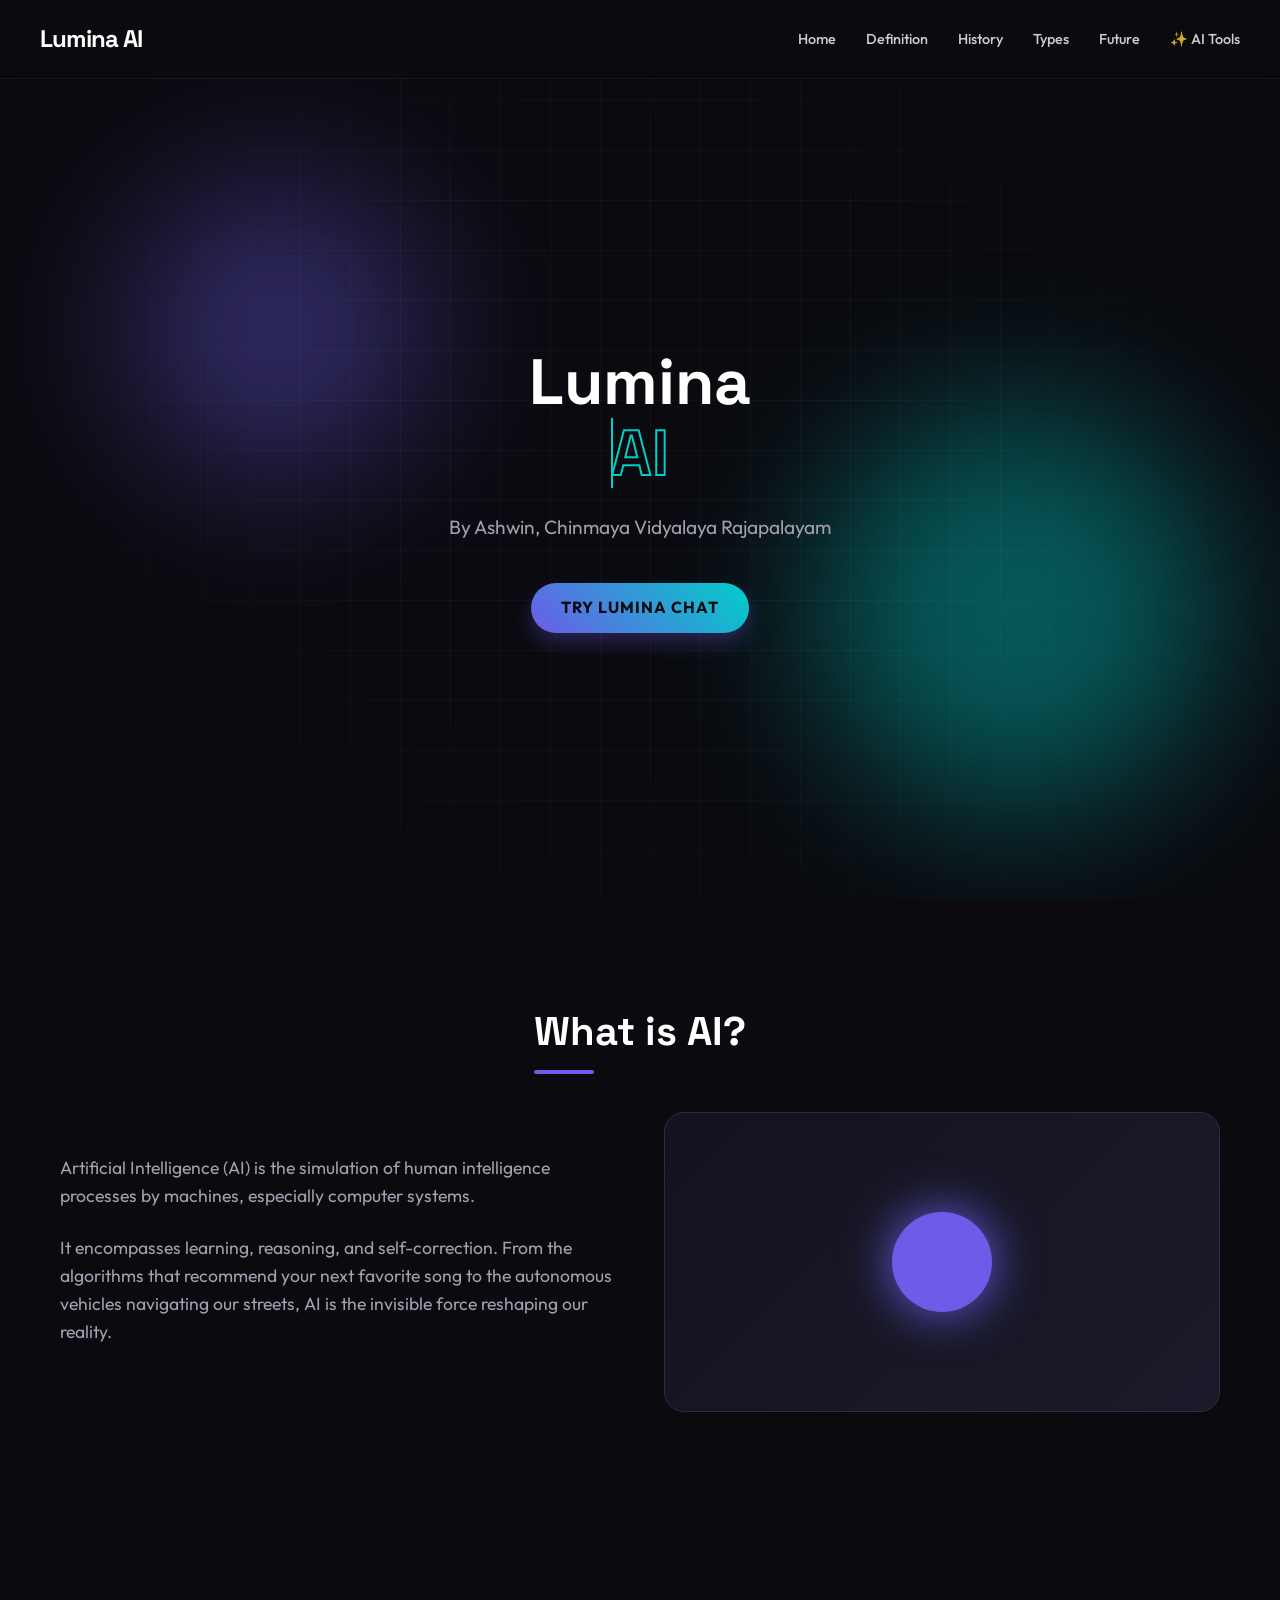
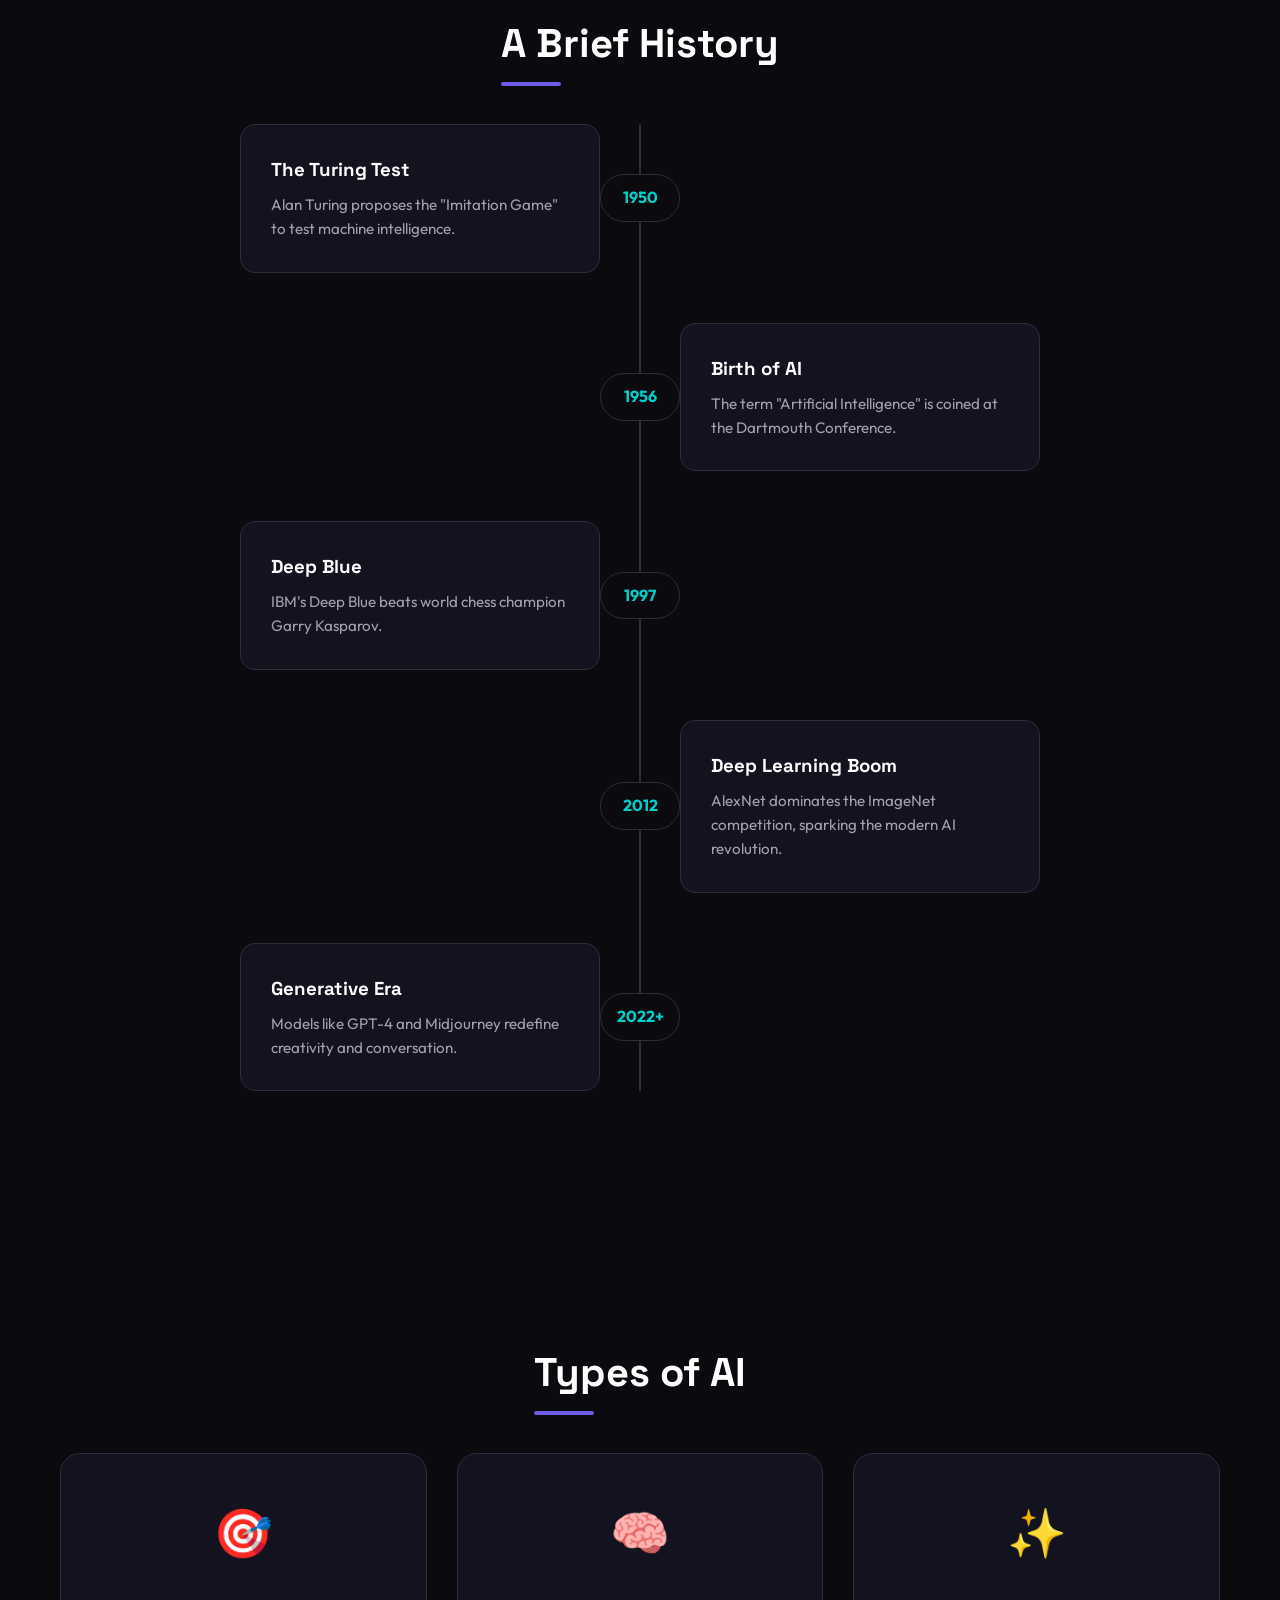
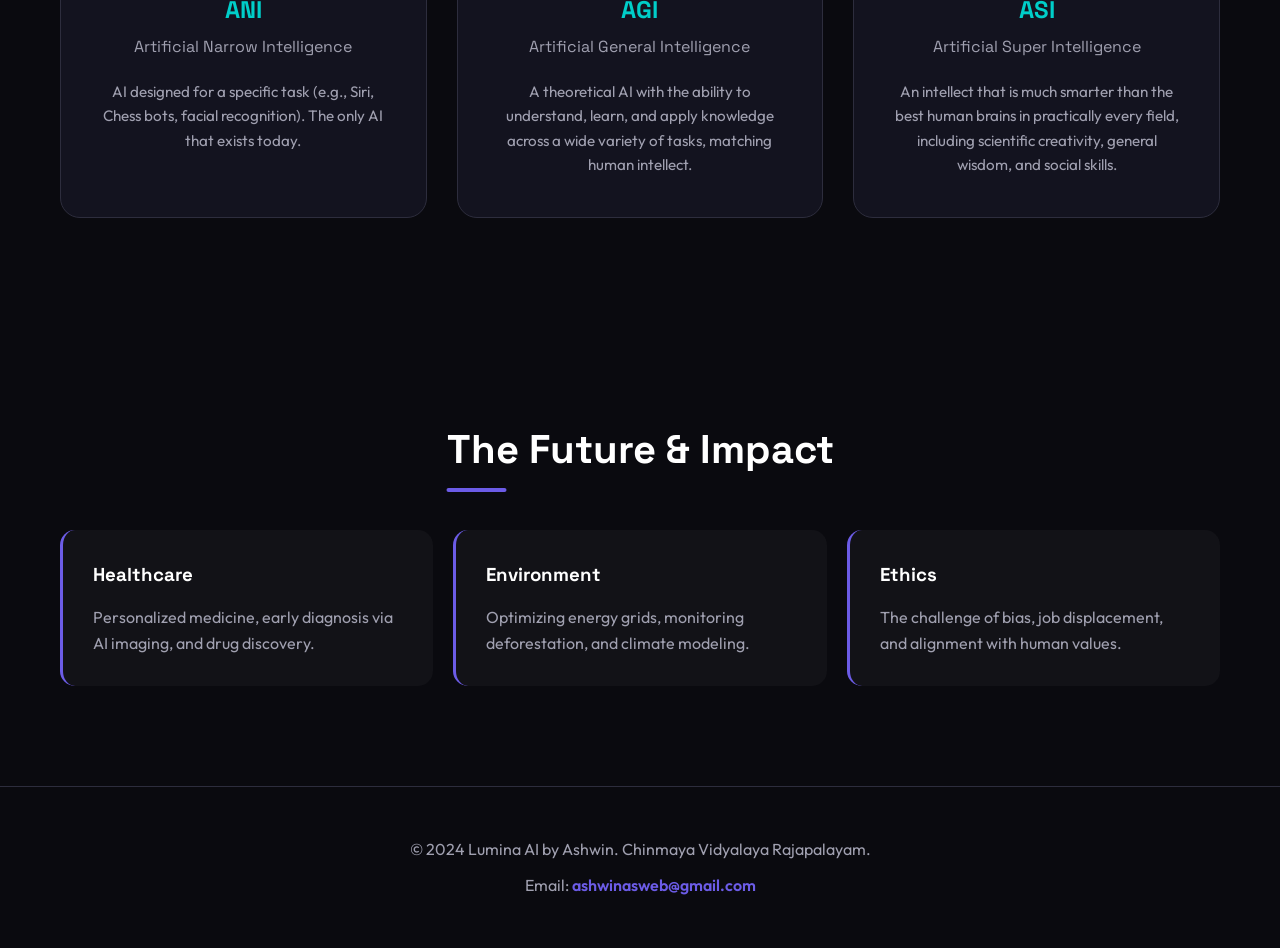
<file: index.html>
<!DOCTYPE html>
<html lang="en">
<head>
    <meta charset="UTF-8">
    <meta name="viewport" content="width=device-width, initial-scale=1.0">
    <title>Lumina AI | Ashwin - Chinmaya Vidyalaya Rajapalayam</title>
    <meta name="description" content="Lumina AI by Ashwin. Explore the world of Artificial Intelligence.">
    <link rel="preconnect" href="https://fonts.googleapis.com">
    <link rel="preconnect" href="https://fonts.gstatic.com" crossorigin>
    <link href="https://fonts.googleapis.com/css2?family=Outfit:wght@300;400;600;700&family=Space+Grotesk:wght@300;400;500;700&display=swap" rel="stylesheet">
    <link rel="stylesheet" href="style.css">
    <link rel="manifest" href="manifest.json">
    <script>
        if ('serviceWorker' in navigator) {
            navigator.serviceWorker.register('sw.js');
        }
    </script>
</head>
<body>

    <nav class="navbar">
        <div class="logo">Lumina AI</div>
        <ul class="nav-links">
            <li><a href="#hero">Home</a></li>
            <li><a href="#definition">Definition</a></li>
            <li><a href="#history">History</a></li>
            <li><a href="#types">Types</a></li>
            <li><a href="#future">Future</a></li>
            <li><a href="ai.html" class="special-link">✨ AI Tools</a></li>
        </ul>
        <div class="hamburger">
            <span></span>
            <span></span>
            <span></span>
        </div>
    </nav>

    <header id="hero" class="hero-section">
        <div class="hero-content">
            <h1 class="hero-title">Lumina <br> <span class="highlight">AI</span></h1>
            <p class="hero-subtitle">By Ashwin, Chinmaya Vidyalaya Rajapalayam</p>
            <a href="ai.html" class="cta-button">Try Lumina Chat</a>
        </div>
        <div class="hero-background">
            <div class="glow-orb orb-1"></div>
            <div class="glow-orb orb-2"></div>
            <div class="grid-overlay"></div>
        </div>
    </header>

    <main>
        <section id="definition" class="content-section">
            <div class="container">
                <h2 class="section-title">What is AI?</h2>
                <div class="definition-content">
                    <div class="text-block">
                        <p>Artificial Intelligence (AI) is the simulation of human intelligence processes by machines, especially computer systems.</p>
                        <p>It encompasses learning, reasoning, and self-correction. From the algorithms that recommend your next favorite song to the autonomous vehicles navigating our streets, AI is the invisible force reshaping our reality.</p>
                    </div>
                    <div class="visual-block">
                        <!-- Placeholder for AI Brain/Network graphic -->
                        <div class="ai-brain-visual"></div>
                    </div>
                </div>
            </div>
        </section>

        <section id="history" class="content-section history-section">
            <div class="container">
                <h2 class="section-title">A Brief History</h2>
                <div class="timeline">
                    <div class="timeline-item">
                        <div class="timeline-year">1950</div>
                        <div class="timeline-content">
                            <h3>The Turing Test</h3>
                            <p>Alan Turing proposes the "Imitation Game" to test machine intelligence.</p>
                        </div>
                    </div>
                    <div class="timeline-item">
                        <div class="timeline-year">1956</div>
                        <div class="timeline-content">
                            <h3>Birth of AI</h3>
                            <p>The term "Artificial Intelligence" is coined at the Dartmouth Conference.</p>
                        </div>
                    </div>
                    <div class="timeline-item">
                        <div class="timeline-year">1997</div>
                        <div class="timeline-content">
                            <h3>Deep Blue</h3>
                            <p>IBM's Deep Blue beats world chess champion Garry Kasparov.</p>
                        </div>
                    </div>
                    <div class="timeline-item">
                        <div class="timeline-year">2012</div>
                        <div class="timeline-content">
                            <h3>Deep Learning Boom</h3>
                            <p>AlexNet dominates the ImageNet competition, sparking the modern AI revolution.</p>
                        </div>
                    </div>
                     <div class="timeline-item">
                        <div class="timeline-year">2022+</div>
                        <div class="timeline-content">
                            <h3>Generative Era</h3>
                            <p>Models like GPT-4 and Midjourney redefine creativity and conversation.</p>
                        </div>
                    </div>
                </div>
            </div>
        </section>

        <section id="types" class="content-section types-section">
            <div class="container">
                <h2 class="section-title">Types of AI</h2>
                <div class="cards-grid">
                    <div class="card ani">
                        <div class="card-icon">🎯</div>
                        <h3>ANI</h3>
                        <h4>Artificial Narrow Intelligence</h4>
                        <p>AI designed for a specific task (e.g., Siri, Chess bots, facial recognition). The only AI that exists today.</p>
                    </div>
                    <div class="card agi">
                        <div class="card-icon">🧠</div>
                        <h3>AGI</h3>
                        <h4>Artificial General Intelligence</h4>
                        <p>A theoretical AI with the ability to understand, learn, and apply knowledge across a wide variety of tasks, matching human intellect.</p>
                    </div>
                    <div class="card asi">
                        <div class="card-icon">✨</div>
                        <h3>ASI</h3>
                        <h4>Artificial Super Intelligence</h4>
                        <p>An intellect that is much smarter than the best human brains in practically every field, including scientific creativity, general wisdom, and social skills.</p>
                    </div>
                </div>
            </div>
        </section>

        <section id="future" class="content-section future-section">
            <div class="container">
                <h2 class="section-title">The Future & Impact</h2>
                <div class="future-grid">
                    <div class="future-item">
                        <h3>Healthcare</h3>
                        <p>Personalized medicine, early diagnosis via AI imaging, and drug discovery.</p>
                    </div>
                    <div class="future-item">
                        <h3>Environment</h3>
                        <p>Optimizing energy grids, monitoring deforestation, and climate modeling.</p>
                    </div>
                    <div class="future-item">
                        <h3>Ethics</h3>
                        <p>The challenge of bias, job displacement, and alignment with human values.</p>
                    </div>
                </div>
            </div>
        </section>
    </main>

    <footer>
        <div class="footer-content">
            <p>&copy; 2024 Lumina AI by Ashwin. Chinmaya Vidyalaya Rajapalayam.</p>
            <p class="contact-email">Email: <a href="mailto:ashwinasweb@gmail.com">ashwinasweb@gmail.com</a></p>
        </div>
    </footer>

    <script src="script.js"></script>
</body>
</html>
</file>
<file: style.css>
/* --- Variables & Theme --- */
:root {
    --bg-color: #0a0a0f;
    --text-primary: #ffffff;
    --text-secondary: #a0a0b0;
    --accent-color: #6c5ce7; /* Soft Purple */
    --accent-glow: #6c5ce780;
    --highlight: #00cec9; /* Cyan */
    --card-bg: #13131f;
    --border-color: #2d2d3d;
    
    --font-heading: 'Space Grotesk', sans-serif;
    --font-body: 'Outfit', sans-serif;

    --transition-speed: 0.3s;
}

/* --- Reset & Base --- */
* {
    margin: 0;
    padding: 0;
    box-sizing: border-box;
}

html {
    scroll-behavior: smooth;
}

body {
    background-color: var(--bg-color);
    color: var(--text-primary);
    font-family: var(--font-body);
    line-height: 1.6;
    overflow-x: hidden;
}

a {
    text-decoration: none;
    color: inherit;
    transition: var(--transition-speed);
}

ul {
    list-style: none;
}

/* --- Typography --- */
h1, h2, h3, h4 {
    font-family: var(--font-heading);
    font-weight: 700;
}

.hero-title {
    font-size: 4rem;
    line-height: 1.1;
    margin-bottom: 1.5rem;
}

.hero-title .highlight {
    color: transparent;
    -webkit-text-stroke: 2px var(--highlight);
    position: relative;
    display: inline-block;
}

.hero-title .highlight::before {
    content: 'AI';
    position: absolute;
    top: 0;
    left: 0;
    color: var(--highlight);
    width: 0%;
    overflow: hidden;
    transition: width 0.5s ease-in-out;
    border-right: 2px solid var(--highlight);
    animation: typing 3s steps(4) infinite alternate;
}

@keyframes typing {
    0% { width: 0%; }
    50% { width: 100%; }
    100% { width: 100%; }
}

.section-title {
    font-size: 2.5rem;
    text-align: center;
    margin-bottom: 3rem;
    position: relative;
    display: inline-block;
    left: 50%;
    transform: translateX(-50%);
}

.section-title::after {
    content: '';
    position: absolute;
    bottom: -10px;
    left: 0;
    width: 60px;
    height: 4px;
    background: var(--accent-color);
    border-radius: 2px;
}

/* --- Components --- */
.container {
    max-width: 1200px;
    margin: 0 auto;
    padding: 0 20px;
}

.cta-button {
    display: inline-block;
    padding: 12px 30px;
    background: linear-gradient(45deg, var(--accent-color), var(--highlight));
    color: var(--bg-color);
    font-weight: 700;
    border-radius: 30px;
    text-transform: uppercase;
    letter-spacing: 1px;
    box-shadow: 0 10px 20px rgba(108, 92, 231, 0.3);
    transition: transform 0.3s ease, box-shadow 0.3s ease;
}

.cta-button:hover {
    transform: translateY(-3px);
    box-shadow: 0 15px 30px rgba(108, 92, 231, 0.5);
}

/* --- Navbar --- */
.navbar {
    position: fixed;
    top: 0;
    width: 100%;
    padding: 20px 40px;
    display: flex;
    justify-content: space-between;
    align-items: center;
    background: rgba(10, 10, 15, 0.8);
    backdrop-filter: blur(10px);
    z-index: 1000;
    border-bottom: 1px solid rgba(255,255,255,0.05);
}

.logo {
    font-family: var(--font-heading);
    font-size: 1.5rem;
    font-weight: 700;
    letter-spacing: -1px;
}

.nav-links {
    display: flex;
    gap: 30px;
}

.nav-links a {
    font-size: 0.9rem;
    font-weight: 500;
    opacity: 0.8;
    position: relative;
    padding-bottom: 5px;
}

.nav-links a::after {
    content: '';
    position: absolute;
    width: 0;
    height: 2px;
    bottom: 0;
    left: 0;
    background-color: var(--highlight);
    transition: width 0.3s ease;
}

.nav-links a:hover {
    opacity: 1;
    color: var(--highlight);
}

.nav-links a:hover::after {
    width: 100%;
}

.hamburger {
    display: none;
    flex-direction: column;
    gap: 5px;
    cursor: pointer;
    z-index: 1001; /* Ensure above active menu */
}
.hamburger span {
    width: 25px;
    height: 2px;
    background-color: var(--text-primary);
}

/* --- Hero Section --- */
.hero-section {
    height: 100vh;
    display: flex;
    align-items: center;
    justify-content: center;
    text-align: center;
    padding-top: 80px;
    position: relative;
    overflow: hidden;
}

.hero-content {
    z-index: 2;
    max-width: 800px;
    animation: fadeInUp 1s ease-out;
}

.hero-subtitle {
    font-size: 1.2rem;
    color: var(--text-secondary);
    margin-bottom: 2.5rem;
}

.hero-background {
    position: absolute;
    top: 0;
    left: 0;
    width: 100%;
    height: 100%;
    z-index: 1;
    pointer-events: none;
}

.glow-orb {
    position: absolute;
    border-radius: 50%;
    filter: blur(80px);
    opacity: 0.4;
}

.orb-1 {
    width: 300px;
    height: 300px;
    background: var(--accent-color);
    top: 20%;
    left: 10%;
    animation: float 6s ease-in-out infinite;
}

.orb-2 {
    width: 400px;
    height: 400px;
    background: var(--highlight);
    bottom: 10%;
    right: 5%;
    animation: float 8s ease-in-out infinite reverse;
}

.grid-overlay {
    position: absolute;
    width: 100%;
    height: 100%;
    background-image: 
        linear-gradient(rgba(255, 255, 255, 0.03) 1px, transparent 1px),
        linear-gradient(90deg, rgba(255, 255, 255, 0.03) 1px, transparent 1px);
    background-size: 50px 50px;
    mask-image: radial-gradient(circle at center, black 40%, transparent 80%);
}

/* --- Content Sections --- */
.content-section {
    padding: 100px 0;
}

/* Definition */
.definition-content {
    display: flex;
    align-items: center;
    gap: 50px;
}

.text-block {
    flex: 1;
}

.text-block p {
    font-size: 1.1rem;
    margin-bottom: 1.5rem;
    color: var(--text-secondary);
}

.visual-block {
    flex: 1;
    height: 300px;
    background: linear-gradient(135deg, var(--card-bg), #1a1a2a);
    border-radius: 20px;
    border: 1px solid var(--border-color);
    display: flex;
    justify-content: center;
    align-items: center;
    position: relative;
    overflow: hidden;
}

.ai-brain-visual {
    width: 100px;
    height: 100px;
    background: var(--accent-color);
    border-radius: 50%;
    box-shadow: 0 0 50px var(--accent-color);
    animation: pulse 3s infinite;
}

/* Timeline */
.timeline {
    position: relative;
    max-width: 800px;
    margin: 0 auto;
}

.timeline::before {
    content: '';
    position: absolute;
    left: 50%;
    top: 0;
    width: 2px;
    height: 100%;
    background: var(--border-color);
    transform: translateX(-50%);
}

.timeline-item {
    display: flex;
    justify-content: space-between;
    align-items: center;
    margin-bottom: 50px;
    position: relative;
}

.timeline-item:nth-child(even) {
    flex-direction: row-reverse;
}

.timeline-year {
    width: 80px;
    text-align: center;
    font-weight: 700;
    color: var(--highlight);
    background: var(--bg-color);
    z-index: 2;
    padding: 10px;
    border: 1px solid var(--border-color);
    border-radius: 50px;
    position: absolute;
    left: 50%;
    transform: translateX(-50%);
}

.timeline-content {
    width: 45%;
    padding: 30px;
    background: var(--card-bg);
    border-radius: 15px;
    border: 1px solid var(--border-color);
    transition: transform 0.3s;
}

.timeline-content:hover {
    transform: translateY(-5px);
    border-color: var(--accent-color);
}

.timeline-content h3 {
    color: var(--text-primary);
    margin-bottom: 0.5rem;
}

.timeline-content p {
    color: var(--text-secondary);
    font-size: 0.95rem;
}

/* Types Cards */
.cards-grid {
    display: grid;
    grid-template-columns: repeat(auto-fit, minmax(300px, 1fr));
    gap: 30px;
}

.card {
    background: var(--card-bg);
    padding: 40px;
    border-radius: 20px;
    border: 1px solid var(--border-color);
    text-align: center;
    transition: 0.3s;
    position: relative;
    overflow: hidden;
}

.card:hover {
    transform: translateY(-10px);
    border-color: var(--highlight);
    box-shadow: 0 10px 30px rgba(0, 206, 201, 0.1);
}

.card-icon {
    font-size: 3rem;
    margin-bottom: 20px;
}

.card h3 {
    font-size: 1.5rem;
    margin-bottom: 5px;
    color: var(--highlight);
}

.card h4 {
    font-size: 1rem;
    color: var(--text-secondary);
    font-weight: 400;
    margin-bottom: 20px;
}

.card p {
    color: var(--text-secondary);
    font-size: 0.95rem;
}

/* Future Section */
.future-grid {
    display: grid;
    grid-template-columns: repeat(3, 1fr);
    gap: 20px;
}

.future-item {
    background: rgba(255, 255, 255, 0.03);
    padding: 30px;
    border-radius: 15px;
    border-left: 3px solid var(--accent-color);
}

.future-item h3 {
    margin-bottom: 15px;
}

.future-item p {
    color: var(--text-secondary);
}

/* Footer */
footer {
    padding: 50px 0;
    text-align: center;
    border-top: 1px solid var(--border-color);
    color: var(--text-secondary);
}

.contact-email {
    margin-top: 10px;
}

.contact-phones {
    margin-top: 10px;
}

.contact-phones p {
    margin-bottom: 5px;
}

.contact-email a, .contact-phones a {
    color: var(--accent-color);
    font-weight: 600;
}

.contact-email a:hover, .contact-phones a:hover {
    color: var(--highlight);
    text-shadow: 0 0 10px var(--highlight);
}


/* --- Animations --- */
@keyframes fadeInUp {
    from { opacity: 0; transform: translateY(30px); }
    to { opacity: 1; transform: translateY(0); }
}

@keyframes float {
    0%, 100% { transform: translateY(0); }
    50% { transform: translateY(-20px); }
}

@keyframes pulse {
    0% { transform: scale(1); box-shadow: 0 0 0 0 rgba(108, 92, 231, 0.7); }
    70% { transform: scale(1.1); box-shadow: 0 0 0 20px rgba(108, 92, 231, 0); }
    100% { transform: scale(1); box-shadow: 0 0 0 0 rgba(108, 92, 231, 0); }
}

/* --- Media Queries --- */
@media (max-width: 768px) {
    .hero-title {
        font-size: 3rem;
    }
    
    .nav-links {
        display: flex;
        flex-direction: column;
        position: absolute;
        top: 70px;
        right: 20px;
        background: rgba(10, 10, 15, 0.95);
        backdrop-filter: blur(15px);
        padding: 40px;
        border: 1px solid var(--border-color);
        border-radius: 10px;
        width: 250px;
        transform: translateY(-20px); /* Start slightly higher */
        opacity: 0;
        visibility: hidden;
        transition: all 0.4s cubic-bezier(0.175, 0.885, 0.32, 1.275); /* Bouncy effect */
        pointer-events: none;
    }

    .nav-links.active {
        transform: translateY(0);
        opacity: 1;
        visibility: visible;
        pointer-events: all;
        box-shadow: 0 10px 30px rgba(0,0,0,0.5);
    }
    
    .hamburger {
        display: flex;
    }
    
    .definition-content {
        flex-direction: column;
    }
    
    .timeline::before {
        left: 20px;
    }
    
    .timeline-item, .timeline-item:nth-child(even) {
        flex-direction: column;
        align-items: flex-start;
        padding-left: 50px;
    }
    
    .timeline-year {
        left: 20px;
        transform: none;
        position: absolute;
    }
    
    .timeline-content {
        width: 100%;
    }
    
    .future-grid {
        grid-template-columns: 1fr;
    }
}

/* --- AI Chat & FAB --- */
.ai-fab {
    position: fixed;
    bottom: 30px;
    right: 30px;
    width: 60px;
    height: 60px;
    background: linear-gradient(135deg, var(--accent-color), var(--highlight));
    border-radius: 50%;
    display: flex;
    justify-content: center;
    align-items: center;
    cursor: pointer;
    box-shadow: 0 10px 30px rgba(108, 92, 231, 0.4);
    z-index: 2000;
    transition: transform 0.3s, box-shadow 0.3s;
    animation: pulse-glow 3s infinite;
}

.ai-fab:hover {
    transform: scale(1.1);
    box-shadow: 0 15px 40px rgba(108, 92, 231, 0.6);
}

.ai-icon {
    font-size: 1.5rem;
}

@keyframes pulse-glow {
    0% { box-shadow: 0 0 0 0 rgba(108, 92, 231, 0.7); }
    70% { box-shadow: 0 0 0 15px rgba(108, 92, 231, 0); }
    100% { box-shadow: 0 0 0 0 rgba(108, 92, 231, 0); }
}

/* Chat Overlay */
.chat-overlay {
    position: fixed;
    top: 0;
    left: 0;
    width: 100%;
    height: 100%;
    background: rgba(10, 10, 15, 0.6);
    backdrop-filter: blur(5px);
    z-index: 2001;
    display: flex;
    justify-content: center;
    align-items: center;
    opacity: 0;
    pointer-events: none;
    transition: opacity 0.3s;
}

.chat-overlay.active {
    opacity: 1;
    pointer-events: all;
}

.chat-container {
    width: 90%;
    max-width: 800px;
    height: 80vh;
    background: rgba(19, 19, 31, 0.95);
    border: 1px solid var(--border-color);
    border-radius: 20px;
    display: flex;
    flex-direction: column;
    box-shadow: 0 20px 60px rgba(0,0,0,0.5);
    position: relative;
    transform: translateY(20px);
    transition: transform 0.3s;
    overflow: hidden;
}

.chat-overlay.active .chat-container {
    transform: translateY(0);
}

/* Chat Header */
.chat-header {
    padding: 20px;
    border-bottom: 1px solid var(--border-color);
    display: flex;
    justify-content: space-between;
    align-items: center;
    background: rgba(255,255,255,0.02);
}

.header-info {
    display: flex;
    align-items: center;
    gap: 15px;
}

.header-icon {
    font-size: 1.5rem;
    background: rgba(108, 92, 231, 0.2);
    width: 40px;
    height: 40px;
    display: flex;
    align-items: center;
    justify-content: center;
    border-radius: 10px;
    color: var(--accent-color);
}

.header-info h3 {
    font-size: 1.1rem;
    color: var(--text-primary);
    margin: 0;
}

.header-info p {
    font-size: 0.8rem;
    color: var(--text-secondary);
    margin: 0;
}

.close-chat {
    background: none;
    border: none;
    color: var(--text-secondary);
    font-size: 1.5rem;
    cursor: pointer;
    transition: color 0.3s;
}

.close-chat:hover {
    color: var(--text-primary);
}

/* Chat Messages */
.chat-messages {
    flex: 1;
    padding: 20px;
    overflow-y: auto;
    display: flex;
    flex-direction: column;
    gap: 20px;
}

.message {
    display: flex;
    max-width: 80%;
}

.message.user-message {
    align-self: flex-end;
}

.message.ai-message {
    align-self: flex-start;
}

.message-content {
    padding: 15px 20px;
    border-radius: 15px;
    font-size: 1rem;
    line-height: 1.5;
}

.user-message .message-content {
    background: var(--accent-color);
    color: white;
    border-bottom-right-radius: 5px;
}

.ai-message .message-content {
    background: rgba(255,255,255,0.05);
    border: 1px solid var(--border-color);
    color: var(--text-secondary);
    border-bottom-left-radius: 5px;
}

/* Markdown Styling within Chat */
.ai-message .message-content p {
    margin-bottom: 10px;
}
.ai-message .message-content p:last-child {
    margin-bottom: 0;
}
.ai-message .message-content code {
    background: rgba(0,0,0,0.3);
    padding: 2px 5px;
    border-radius: 4px;
    font-family: monospace;
    color: var(--highlight);
}
.ai-message .message-content pre {
    background: rgba(0,0,0,0.3);
    padding: 10px;
    border-radius: 10px;
    overflow-x: auto;
    margin: 10px 0;
}
.ai-message .message-content ul, .ai-message .message-content ol {
    margin-left: 20px;
    margin-bottom: 10px;
}
.ai-message .message-content strong {
    color: var(--text-primary);
}

/* Chat Input Area */
.chat-input-area {
    padding: 20px;
    border-top: 1px solid var(--border-color);
    display: flex;
    gap: 15px;
    background: rgba(255,255,255,0.02);
}

#chatInput {
    flex: 1;
    background: rgba(0,0,0,0.2);
    border: 1px solid var(--border-color);
    border-radius: 25px;
    padding: 12px 20px;
    color: var(--text-primary);
    font-family: var(--font-body);
    font-size: 1rem;
    resize: none;
    outline: none;
    transition: border-color 0.3s;
    max-height: 150px;
}

#chatInput:focus {
    border-color: var(--accent-color);
}

#sendMessage {
    background: var(--accent-color);
    border: none;
    width: 50px;
    height: 50px;
    border-radius: 50%;
    color: white;
    cursor: pointer;
    display: flex;
    align-items: center;
    justify-content: center;
    transition: transform 0.2s, background 0.3s;
}

#sendMessage:hover {
    transform: scale(1.05);
    background: var(--highlight);
}

#sendMessage:disabled {
    opacity: 0.5;
    cursor: not-allowed;
    transform: none;
}

/* Loading Animation */
.typing-indicator span {
    display: inline-block;
    width: 6px;
    height: 6px;
    background-color: var(--text-secondary);
    border-radius: 50%;
    animation: typing-dot 1.4s infinite ease-in-out both;
    margin: 0 2px;
}

.typing-indicator span:nth-child(1) { animation-delay: -0.32s; }
.typing-indicator span:nth-child(2) { animation-delay: -0.16s; }

@keyframes typing-dot {
    0%, 80%, 100% { transform: scale(0); }
    40% { transform: scale(1); }
}

@media (max-width: 768px) {
    .chat-container {
        width: 100%;
        height: 100%;
        border-radius: 0;
    }
    .ai-fab {
        bottom: 20px;
        right: 20px;
    }
}

/* --- AI Page Styles --- */
.ai-page-body {
    background-color: var(--bg-color);
    height: 100vh;
    overflow: hidden;
    display: flex;
}

.app-container {
    display: flex;
    width: 100%;
    height: 100%;
}

/* Sidebar */
.sidebar {
    width: 260px;
    background: #0f0f16;
    border-right: 1px solid var(--border-color);
    display: flex;
    flex-direction: column;
    padding: 20px;
}

.sidebar-header {
    margin-bottom: 40px;
}

.logo-link {
    color: var(--text-secondary);
    font-size: 0.9rem;
    display: block;
    margin-bottom: 15px;
}

.logo-link:hover {
    color: var(--text-primary);
}

.sidebar h2 {
    color: var(--text-primary);
    font-size: 1.5rem;
}

.sidebar-nav {
    display: flex;
    flex-direction: column;
    gap: 10px;
}

.nav-btn {
    background: transparent;
    border: none;
    color: var(--text-secondary);
    padding: 15px;
    text-align: left;
    font-family: var(--font-body);
    font-size: 1rem;
    cursor: pointer;
    border-radius: 10px;
    transition: 0.3s;
    display: flex;
    align-items: center;
    gap: 10px;
}

.nav-btn .icon {
    font-size: 1.2rem;
}

.nav-btn:hover {
    background: rgba(255,255,255,0.05);
    color: var(--text-primary);
}

.nav-btn.active {
    background: linear-gradient(90deg, rgba(108, 92, 231, 0.1), transparent);
    color: var(--accent-color);
    border-left: 3px solid var(--accent-color);
}

/* Main Content */
.main-content {
    flex: 1;
    background: var(--bg-color);
    position: relative;
    overflow: hidden;
}

.tool-section {
    display: none;
    height: 100%;
    width: 100%;
    animation: fadeIn 0.3s ease;
}

.tool-section.active {
    display: block;
}

/* Split Layout Specifics */
.split-layout {
    display: flex;
    flex-direction: column;
    height: 100%;
    max-width: 900px;
    margin: 0 auto;
    padding: 30px;
    gap: 20px;
}

.box-container {
    background: var(--card-bg);
    border: 1px solid var(--border-color);
    border-radius: 15px;
    padding: 20px;
    display: flex;
    flex-direction: column;
    box-shadow: 0 10px 30px rgba(0,0,0,0.2);
}

.box-container h3 {
    margin-bottom: 15px;
    color: var(--text-secondary);
    font-size: 0.9rem;
    text-transform: uppercase;
    letter-spacing: 1px;
    border-bottom: 1px solid rgba(255,255,255,0.05);
    padding-bottom: 10px;
}

/* Prompt Box */
.prompt-container {
    flex: 0 0 auto; /* Fixed height based on content */
}

.prompt-input-area {
    display: flex;
    flex-direction: column;
    gap: 15px;
}

.prompt-input-area textarea {
    width: 100%;
    height: 100px;
    background: rgba(0,0,0,0.2);
    border: 1px solid var(--border-color);
    border-radius: 10px;
    padding: 15px;
    color: var(--text-primary);
    font-family: var(--font-body);
    font-size: 1rem;
    resize: none;
    outline: none;
    transition: border-color 0.3s;
}

.prompt-input-area textarea:focus {
    border-color: var(--accent-color);
    background: rgba(0,0,0,0.3);
    box-shadow: 0 0 15px rgba(108, 92, 231, 0.1);
}

/* Base Button Style */
#aiSendBtn, #generateImageBtn, #generateVideoBtn, .aesthetic-btn {
    align-self: flex-end;
    background: var(--accent-color);
    color: white;
    border: none;
    padding: 12px 30px;
    border-radius: 12px;
    cursor: pointer;
    font-weight: 600;
    font-family: var(--font-body);
    display: inline-flex;  /* changed from flex to inline-flex for <a> tags */
    align-items: center;
    justify-content: center;
    gap: 10px;
    transition: all 0.3s cubic-bezier(0.175, 0.885, 0.32, 1.275);
    position: relative;
    overflow: hidden;
    text-decoration: none; /* for <a> tags */
    margin-top: 20px; /* spacing for download buttons */
}

/* Aesthetic Video/Image/Download Button Override */
#generateVideoBtn, #generateImageBtn, .aesthetic-btn {
    background: linear-gradient(135deg, #6c5ce7, #00cec9);
    box-shadow: 0 5px 15px rgba(108, 92, 231, 0.3);
    letter-spacing: 0.5px;
}

#generateVideoBtn:hover, #generateImageBtn:hover, .aesthetic-btn:hover {
    transform: translateY(-3px) scale(1.02);
    box-shadow: 0 10px 25px rgba(0, 206, 201, 0.4);
}

#generateVideoBtn::after, #generateImageBtn::after, .aesthetic-btn::after {
    content: '';
    position: absolute;
    top: -50%;
    left: -50%;
    width: 200%;
    height: 200%;
    background: linear-gradient(to right, transparent, rgba(255,255,255,0.2), transparent);
    transform: rotate(45deg);
    animation: shimmer 3s infinite;
}

@keyframes shimmer {
    0% { transform:  translateX(-100%) rotate(45deg); }
    100% { transform:  translateX(100%) rotate(45deg); }
}

#aiSendBtn:hover {
    background: var(--highlight);
    color: black;
    transform: translateY(-2px);
}

/* Answer Box */
.answer-container, .result-container {
    flex: 1; /* Fills remaining space */
    min-height: 200px;
    overflow: hidden;
    position: relative; /* Context for absolute positioning if needed */
}

.answer-display {
    flex: 1;
    overflow-y: auto;
    padding-right: 10px;
    font-size: 1.05rem;
    line-height: 1.7;
    color: var(--text-primary);
    max-height: 100%;
    /* Default flex-start is correct for chat history */
}

.image-result {
    flex: 1;
    overflow-y: auto;
    padding-right: 10px;
    max-height: 100%;
    display: flex;
    flex-direction: column; 
    align-items: center;
    /* justify-content: removed to prevent clipping */
}

/* Safe centering for Image Result Contents */
.image-result > * {
    margin-top: auto;
    margin-bottom: auto;
    flex-shrink: 0;
}

.image-result img {
    max-width: 100%;
    border-radius: 10px;
    box-shadow: 0 5px 15px rgba(0,0,0,0.3);
}

.placeholder-text {
    /* height: 100%;  removed, margin: auto handles centering */
    width: 100%;
    display: flex;
    align-items: center;
    justify-content: center;
    color: var(--text-secondary);
    opacity: 0.5;
}

/* Scrollbar for Answer & Results */
.answer-display::-webkit-scrollbar, .image-result::-webkit-scrollbar {
    width: 8px;
}
.answer-display::-webkit-scrollbar-track, .image-result::-webkit-scrollbar-track {
    background: rgba(255,255,255,0.02);
}
.answer-display::-webkit-scrollbar-thumb, .image-result::-webkit-scrollbar-thumb {
    background: var(--border-color);
    border-radius: 4px;
}
.answer-display::-webkit-scrollbar-thumb:hover, .image-result::-webkit-scrollbar-thumb:hover {
    background: var(--text-secondary);
}

/* QR Section Specifics */
.qr-container {
    max-width: 600px;
    margin: 20px auto; /* Reduced from 60px */
    text-align: center;
    padding: 0 20px;
    height: 100%;       /* Ensure it fits in the view */
    display: flex;
    flex-direction: column;
    justify-content: center; /* Center vertically if space allows */
}

.qr-container h2 {
    font-size: 2rem; /* Slightly smaller header */
    margin-bottom: 5px;
    color: var(--text-primary);
}

.qr-container p {
    color: var(--text-secondary);
    margin-bottom: 20px; /* Reduced from 40px */
}

.qr-input-group {
    display: flex;
    gap: 10px;
    margin-bottom: 20px; /* Reduced from 40px */
}

#qrText {
    flex: 1;
    padding: 15px 20px;
    border-radius: 10px;
    border: 1px solid var(--border-color);
    background: var(--card-bg);
    color: var(--text-primary);
    outline: none;
}

#qrText:focus {
    border-color: var(--highlight);
}

#generateQrBtn {
    padding: 15px 30px;
    background: var(--highlight);
    color: black;
    border: none;
    border-radius: 10px;
    font-weight: 700;
    cursor: pointer;
    transition: 0.3s;
}

#generateQrBtn:hover {
    transform: translateY(-2px);
    box-shadow: 0 5px 15px rgba(0, 206, 201, 0.3);
}

.qr-result {
    width: 300px;
    height: 300px;
    margin: 0 auto;
    background: white; /* QR should be on white usually */
    border-radius: 20px;
    display: flex;
    justify-content: center;
    align-items: center;
    padding: 20px;
    box-shadow: 0 10px 40px rgba(0,0,0,0.3);
}

.placeholder-qr {
    color: #ccc;
    border: 2px dashed #ddd;
    width: 100%;
    height: 100%;
    display: flex;
    align-items: center;
    justify-content: center;
    border-radius: 10px;
}

#qrImage {
    max-width: 100%;
    max-height: 100%;
}

@media (max-width: 768px) {
    .ai-page-body {
        flex-direction: column;
        height: auto;
        overflow: auto;
    }
    .sidebar {
        width: 100%;
        height: auto;
        padding: 15px;
    }
    .sidebar-header {
        margin-bottom: 20px;
        display: flex;
        justify-content: space-between;
        align-items: center;
    }
    .logo-link { margin: 0; }
    .sidebar-nav {
        flex-direction: row;
        overflow-x: auto;
    }
    .nav-btn {
        flex: 1;
        justify-content: center;
        white-space: nowrap;
    }
    .chat-wrapper {
        height: 80vh; /* Fixed height for mobile chat mainly */
    }
}
</file>
